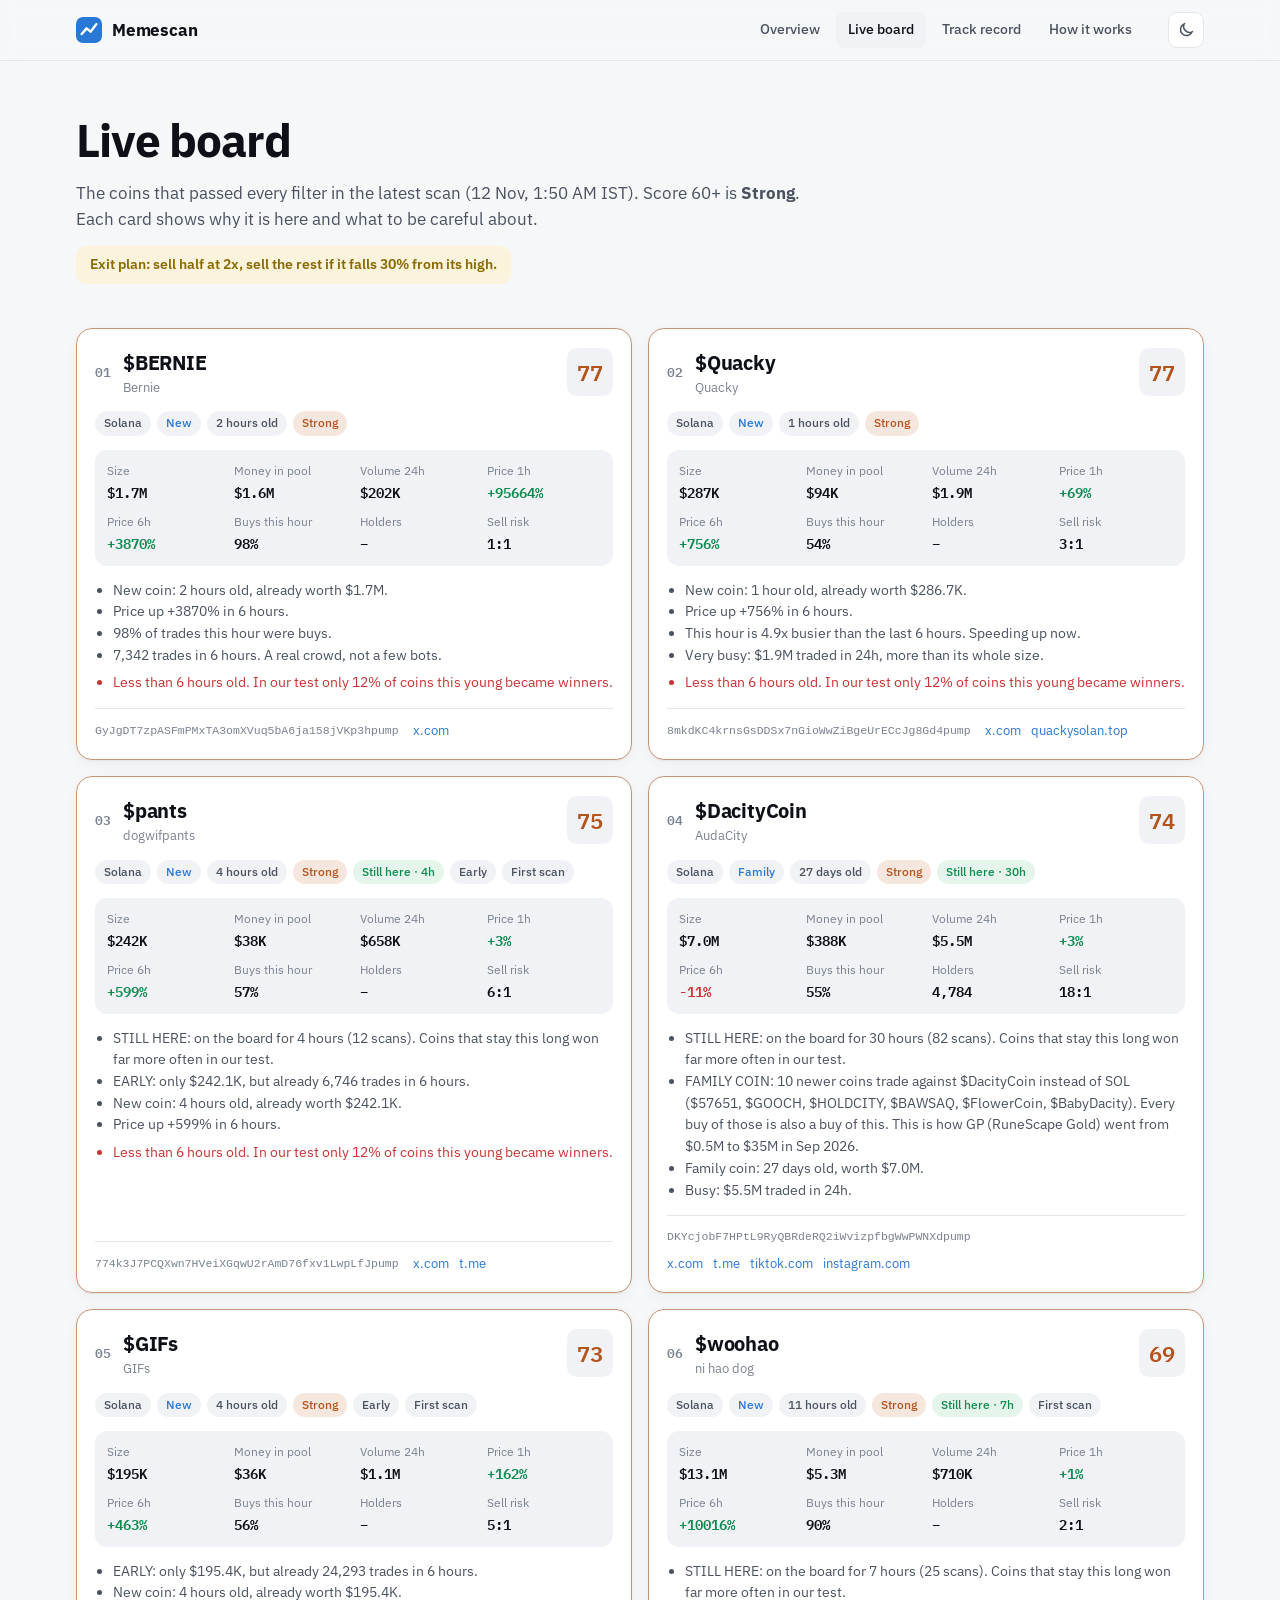
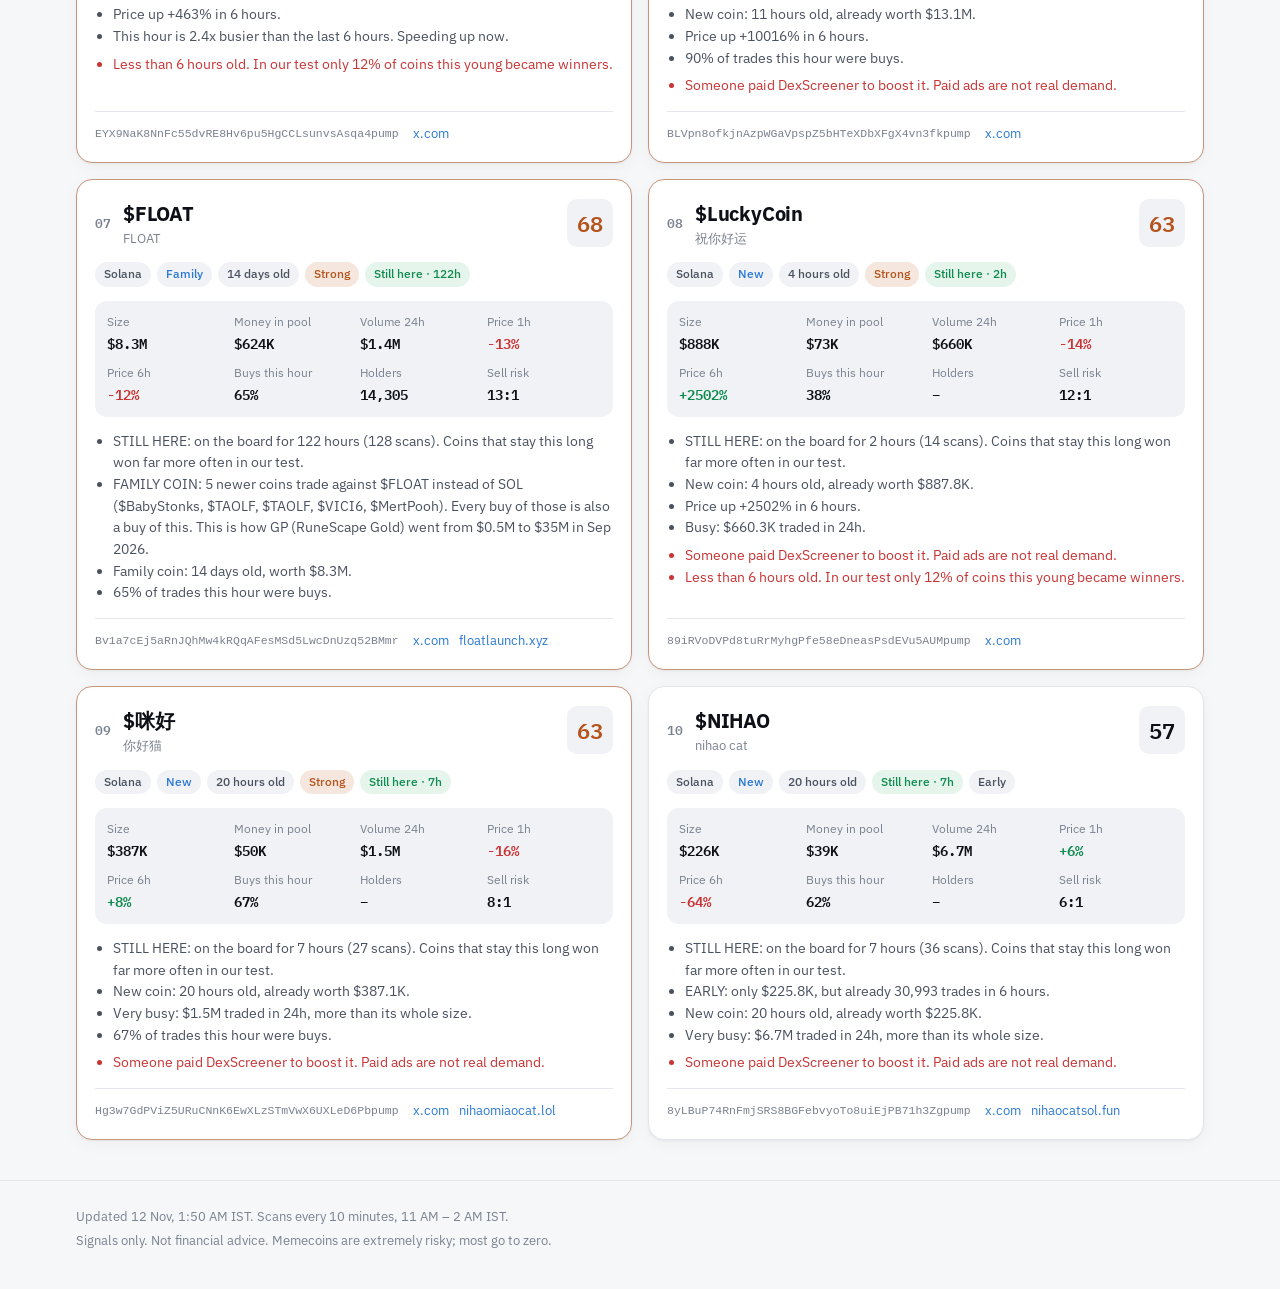
<file: board.html>
<!doctype html>
<html lang="en"><head>
<meta charset="utf-8"><meta name="viewport" content="width=device-width,initial-scale=1">
<title>Live board · Memescan</title>
<meta name="description" content="Memescan finds new memecoins early across Solana, Robinhood Chain, BNB Chain and Base, and publishes every call with its result.">
<link rel="icon" href="data:image/svg+xml,%3Csvg xmlns='http://www.w3.org/2000/svg' viewBox='0 0 32 32'%3E%3Crect width='32' height='32' rx='8' fill='%232a78d6'/%3E%3Cpath d='M7 21l6-7 5 4 7-9' stroke='white' stroke-width='3' fill='none' stroke-linecap='round' stroke-linejoin='round'/%3E%3C/svg%3E">
<script>try{var t=localStorage.getItem("ms-theme");if(t)document.documentElement.setAttribute("data-theme",t)}catch(e){}</script>
<link rel="preconnect" href="https://fonts.googleapis.com"><link rel="preconnect" href="https://fonts.gstatic.com" crossorigin><link href="https://fonts.googleapis.com/css2?family=IBM+Plex+Sans:wght@400;500;600;700&family=IBM+Plex+Mono:wght@500;600&display=swap" rel="stylesheet">
<link rel="stylesheet" href="style.css">
</head><body>
<header class="top"><div class="wrap topin">
  <a class="brand" href="index.html"><span class="logo" aria-hidden="true"></span>Memescan</a>
  <nav class="nav"><a href="index.html">Overview</a><a href="board.html" aria-current=page>Live board</a><a href="record.html">Track record</a><a href="method.html">How it works</a></nav>
  <button class="theme" id="theme" type="button" aria-label="Switch dark or light mode" title="Dark / light">
    <svg class="i-moon" viewBox="0 0 24 24" aria-hidden="true"><path d="M20 14.5A8 8 0 0 1 9.5 4a8 8 0 1 0 10.5 10.5z"/></svg>
    <svg class="i-sun" viewBox="0 0 24 24" aria-hidden="true"><circle cx="12" cy="12" r="4"/><path d="M12 2v2M12 20v2M4.9 4.9l1.4 1.4M17.7 17.7l1.4 1.4M2 12h2M20 12h2M4.9 19.1l1.4-1.4M17.7 6.3l1.4-1.4"/></svg>
  </button>
</div></header>
<main class="wrap">
<section class="pagehead">
  <h1>Live board</h1>
  <p class="lede">The coins that passed every filter in the latest scan (12 Nov, 1:50 AM IST).
  Score 60+ is <b>Strong</b>. Each card shows why it is here and what to be careful about.</p>
  <p class="exit">Exit plan: sell half at 2x, sell the rest if it falls 30% from its high.</p>
</section>
<div class="grid">
<article class="card strong">
  <header>
    <span class="rank">01</span>
    <div class="t"><h3><a href="https://dexscreener.com/solana/2thwfux9taxguwwdupc8nqnzdrnlxx1p7gayc5erbb6n" target="_blank" rel="noopener">$BERNIE</a></h3>
    <small>Bernie</small></div>
    <span class="score" title="Score out of 100">77</span>
  </header>
  <div class="chips"><span class="chip">Solana</span>
  <span class="chip lane">New</span>
  <span class="chip">2 hours old</span>
  <span class="chip hot">Strong</span></div>
  <div class="facts">
    <div class="fact"><span>Size</span><b class="">$1.7M</b></div><div class="fact"><span>Money in pool</span><b class="">$1.6M</b></div>
    <div class="fact"><span>Volume 24h</span><b class="">$202K</b></div><div class="fact"><span>Price 1h</span><b class="up">+95664%</b></div>
    <div class="fact"><span>Price 6h</span><b class="up">+3870%</b></div><div class="fact"><span>Buys this hour</span><b class="">98%</b></div>
    <div class="fact"><span>Holders</span><b class="">–</b></div><div class="fact"><span>Sell risk</span><b class="">1:1</b></div>
  </div>
  
  <div class="why"><ul><li>New coin: 2 hours old, already worth $1.7M.</li><li>Price up +3870% in 6 hours.</li><li>98% of trades this hour were buys.</li><li>7,342 trades in 6 hours. A real crowd, not a few bots.</li></ul>
  <ul class="warn"><li>Less than 6 hours old. In our test only 12% of coins this young became winners.</li></ul></div>
  <footer><code title="Contract address">GyJgDT7zpASFmPMxTA3omXVuq5bA6ja158jVKp3hpump</code><div class="links"><a href="https://x.com/elonmusk/status/2120582866413514912" target="_blank" rel="noopener">x.com</a></div></footer>
</article>
<article class="card strong">
  <header>
    <span class="rank">02</span>
    <div class="t"><h3><a href="https://dexscreener.com/solana/ge7j9wpv2ylt7hm75luuvu2jvjgjfudcgusce9f3bvoj" target="_blank" rel="noopener">$Quacky</a></h3>
    <small>Quacky</small></div>
    <span class="score" title="Score out of 100">77</span>
  </header>
  <div class="chips"><span class="chip">Solana</span>
  <span class="chip lane">New</span>
  <span class="chip">1 hours old</span>
  <span class="chip hot">Strong</span></div>
  <div class="facts">
    <div class="fact"><span>Size</span><b class="">$287K</b></div><div class="fact"><span>Money in pool</span><b class="">$94K</b></div>
    <div class="fact"><span>Volume 24h</span><b class="">$1.9M</b></div><div class="fact"><span>Price 1h</span><b class="up">+69%</b></div>
    <div class="fact"><span>Price 6h</span><b class="up">+756%</b></div><div class="fact"><span>Buys this hour</span><b class="">54%</b></div>
    <div class="fact"><span>Holders</span><b class="">–</b></div><div class="fact"><span>Sell risk</span><b class="">3:1</b></div>
  </div>
  
  <div class="why"><ul><li>New coin: 1 hour old, already worth $286.7K.</li><li>Price up +756% in 6 hours.</li><li>This hour is 4.9x busier than the last 6 hours. Speeding up now.</li><li>Very busy: $1.9M traded in 24h, more than its whole size.</li></ul>
  <ul class="warn"><li>Less than 6 hours old. In our test only 12% of coins this young became winners.</li></ul></div>
  <footer><code title="Contract address">8mkdKC4krnsGsDDSx7nGioWwZiBgeUrECcJg8Gd4pump</code><div class="links"><a href="https://x.com/QuackySolan" target="_blank" rel="noopener">x.com</a><a href="https://quackysolan.top/" target="_blank" rel="noopener">quackysolan.top</a></div></footer>
</article>
<article class="card strong">
  <header>
    <span class="rank">03</span>
    <div class="t"><h3><a href="https://dexscreener.com/solana/fpajttrb19j7bm92bahl3vc7ejejq9hgeje7kvpcac1w" target="_blank" rel="noopener">$pants</a></h3>
    <small>dogwifpants</small></div>
    <span class="score" title="Score out of 100">75</span>
  </header>
  <div class="chips"><span class="chip">Solana</span>
  <span class="chip lane">New</span>
  <span class="chip">4 hours old</span>
  <span class="chip hot">Strong</span><span class="chip good">Still here · 4h</span><span class="chip">Early</span><span class="chip">First scan</span></div>
  <div class="facts">
    <div class="fact"><span>Size</span><b class="">$242K</b></div><div class="fact"><span>Money in pool</span><b class="">$38K</b></div>
    <div class="fact"><span>Volume 24h</span><b class="">$658K</b></div><div class="fact"><span>Price 1h</span><b class="up">+3%</b></div>
    <div class="fact"><span>Price 6h</span><b class="up">+599%</b></div><div class="fact"><span>Buys this hour</span><b class="">57%</b></div>
    <div class="fact"><span>Holders</span><b class="">–</b></div><div class="fact"><span>Sell risk</span><b class="">6:1</b></div>
  </div>
  
  <div class="why"><ul><li>STILL HERE: on the board for 4 hours (12 scans). Coins that stay this long won far more often in our test.</li><li>EARLY: only $242.1K, but already 6,746 trades in 6 hours.</li><li>New coin: 4 hours old, already worth $242.1K.</li><li>Price up +599% in 6 hours.</li></ul>
  <ul class="warn"><li>Less than 6 hours old. In our test only 12% of coins this young became winners.</li></ul></div>
  <footer><code title="Contract address">774k3J7PCQXwn7HVeiXGqwU2rAmD76fxv1LwpLfJpump</code><div class="links"><a href="https://x.com/dogwifpantsx" target="_blank" rel="noopener">x.com</a><a href="https://t.me/adogwifpants" target="_blank" rel="noopener">t.me</a></div></footer>
</article>
<article class="card strong">
  <header>
    <span class="rank">04</span>
    <div class="t"><h3><a href="https://dexscreener.com/solana/7te1wxcfeqjklghxfvxscngztqunoz9fxbn7kkjrkner" target="_blank" rel="noopener">$DacityCoin</a></h3>
    <small>AudaCity</small></div>
    <span class="score" title="Score out of 100">74</span>
  </header>
  <div class="chips"><span class="chip">Solana</span>
  <span class="chip lane">Family</span>
  <span class="chip">27 days old</span>
  <span class="chip hot">Strong</span><span class="chip good">Still here · 30h</span></div>
  <div class="facts">
    <div class="fact"><span>Size</span><b class="">$7.0M</b></div><div class="fact"><span>Money in pool</span><b class="">$388K</b></div>
    <div class="fact"><span>Volume 24h</span><b class="">$5.5M</b></div><div class="fact"><span>Price 1h</span><b class="up">+3%</b></div>
    <div class="fact"><span>Price 6h</span><b class="down">-11%</b></div><div class="fact"><span>Buys this hour</span><b class="">55%</b></div>
    <div class="fact"><span>Holders</span><b class="">4,784</b></div><div class="fact"><span>Sell risk</span><b class="">18:1</b></div>
  </div>
  
  <div class="why"><ul><li>STILL HERE: on the board for 30 hours (82 scans). Coins that stay this long won far more often in our test.</li><li>FAMILY COIN: 10 newer coins trade against $DacityCoin instead of SOL ($57651, $GOOCH, $HOLDCITY, $BAWSAQ, $FlowerCoin, $BabyDacity). Every buy of those is also a buy of this. This is how GP (RuneScape Gold) went from $0.5M to $35M in Sep 2026.</li><li>Family coin: 27 days old, worth $7.0M.</li><li>Busy: $5.5M traded in 24h.</li></ul>
  </div>
  <footer><code title="Contract address">DKYcjobF7HPtL9RyQBRdeRQ2iWvizpfbgWwPWNXdpump</code><div class="links"><a href="https://x.com/dacitycoin_gta6" target="_blank" rel="noopener">x.com</a><a href="https://t.me/DacityCoin_GTA" target="_blank" rel="noopener">t.me</a><a href="https://www.tiktok.com/@rockstargames" target="_blank" rel="noopener">tiktok.com</a><a href="https://www.instagram.com/gtacommunity" target="_blank" rel="noopener">instagram.com</a></div></footer>
</article>
<article class="card strong">
  <header>
    <span class="rank">05</span>
    <div class="t"><h3><a href="https://dexscreener.com/solana/eajemgvvdnsvm5hftgvg7cmpy18dqx3sxzrckqukv3i6" target="_blank" rel="noopener">$GIFs</a></h3>
    <small>GIFs</small></div>
    <span class="score" title="Score out of 100">73</span>
  </header>
  <div class="chips"><span class="chip">Solana</span>
  <span class="chip lane">New</span>
  <span class="chip">4 hours old</span>
  <span class="chip hot">Strong</span><span class="chip">Early</span><span class="chip">First scan</span></div>
  <div class="facts">
    <div class="fact"><span>Size</span><b class="">$195K</b></div><div class="fact"><span>Money in pool</span><b class="">$36K</b></div>
    <div class="fact"><span>Volume 24h</span><b class="">$1.1M</b></div><div class="fact"><span>Price 1h</span><b class="up">+162%</b></div>
    <div class="fact"><span>Price 6h</span><b class="up">+463%</b></div><div class="fact"><span>Buys this hour</span><b class="">56%</b></div>
    <div class="fact"><span>Holders</span><b class="">–</b></div><div class="fact"><span>Sell risk</span><b class="">5:1</b></div>
  </div>
  
  <div class="why"><ul><li>EARLY: only $195.4K, but already 24,293 trades in 6 hours.</li><li>New coin: 4 hours old, already worth $195.4K.</li><li>Price up +463% in 6 hours.</li><li>This hour is 2.4x busier than the last 6 hours. Speeding up now.</li></ul>
  <ul class="warn"><li>Less than 6 hours old. In our test only 12% of coins this young became winners.</li></ul></div>
  <footer><code title="Contract address">EYX9NaK8NnFc55dvRE8Hv6pu5HgCCLsunvsAsqa4pump</code><div class="links"><a href="https://x.com/search?q=Gifs&amp;src=typed_query" target="_blank" rel="noopener">x.com</a></div></footer>
</article>
<article class="card strong">
  <header>
    <span class="rank">06</span>
    <div class="t"><h3><a href="https://dexscreener.com/solana/d5ysmfk2rzjm2sw4d6zx9ge6jnnfmhphb6jpf6ndu7xl" target="_blank" rel="noopener">$woohao</a></h3>
    <small>ni hao dog</small></div>
    <span class="score" title="Score out of 100">69</span>
  </header>
  <div class="chips"><span class="chip">Solana</span>
  <span class="chip lane">New</span>
  <span class="chip">11 hours old</span>
  <span class="chip hot">Strong</span><span class="chip good">Still here · 7h</span><span class="chip">First scan</span></div>
  <div class="facts">
    <div class="fact"><span>Size</span><b class="">$13.1M</b></div><div class="fact"><span>Money in pool</span><b class="">$5.3M</b></div>
    <div class="fact"><span>Volume 24h</span><b class="">$710K</b></div><div class="fact"><span>Price 1h</span><b class="up">+1%</b></div>
    <div class="fact"><span>Price 6h</span><b class="up">+10016%</b></div><div class="fact"><span>Buys this hour</span><b class="">90%</b></div>
    <div class="fact"><span>Holders</span><b class="">–</b></div><div class="fact"><span>Sell risk</span><b class="">2:1</b></div>
  </div>
  
  <div class="why"><ul><li>STILL HERE: on the board for 7 hours (25 scans). Coins that stay this long won far more often in our test.</li><li>New coin: 11 hours old, already worth $13.1M.</li><li>Price up +10016% in 6 hours.</li><li>90% of trades this hour were buys.</li></ul>
  <ul class="warn"><li>Someone paid DexScreener to boost it. Paid ads are not real demand.</li></ul></div>
  <footer><code title="Contract address">BLVpn8ofkjnAzpWGaVpspZ5bHTeXDbXFgX4vn3fkpump</code><div class="links"><a href="https://x.com/i/communities/2011049724028047546" target="_blank" rel="noopener">x.com</a></div></footer>
</article>
<article class="card strong">
  <header>
    <span class="rank">07</span>
    <div class="t"><h3><a href="https://dexscreener.com/solana/fjk9sajdc2q4herppu3ylzkmf2zbyzkpihqlv9e2bn5a" target="_blank" rel="noopener">$FLOAT</a></h3>
    <small>FLOAT</small></div>
    <span class="score" title="Score out of 100">68</span>
  </header>
  <div class="chips"><span class="chip">Solana</span>
  <span class="chip lane">Family</span>
  <span class="chip">14 days old</span>
  <span class="chip hot">Strong</span><span class="chip good">Still here · 122h</span></div>
  <div class="facts">
    <div class="fact"><span>Size</span><b class="">$8.3M</b></div><div class="fact"><span>Money in pool</span><b class="">$624K</b></div>
    <div class="fact"><span>Volume 24h</span><b class="">$1.4M</b></div><div class="fact"><span>Price 1h</span><b class="down">-13%</b></div>
    <div class="fact"><span>Price 6h</span><b class="down">-12%</b></div><div class="fact"><span>Buys this hour</span><b class="">65%</b></div>
    <div class="fact"><span>Holders</span><b class="">14,305</b></div><div class="fact"><span>Sell risk</span><b class="">13:1</b></div>
  </div>
  
  <div class="why"><ul><li>STILL HERE: on the board for 122 hours (128 scans). Coins that stay this long won far more often in our test.</li><li>FAMILY COIN: 5 newer coins trade against $FLOAT instead of SOL ($BabyStonks, $TAOLF, $TAOLF, $VICI6, $MertPooh). Every buy of those is also a buy of this. This is how GP (RuneScape Gold) went from $0.5M to $35M in Sep 2026.</li><li>Family coin: 14 days old, worth $8.3M.</li><li>65% of trades this hour were buys.</li></ul>
  </div>
  <footer><code title="Contract address">Bv1a7cEj5aRnJQhMw4kRQqAFesMSd5LwcDnUzq52BMmr</code><div class="links"><a href="https://x.com/floatdotxyz" target="_blank" rel="noopener">x.com</a><a href="https://www.floatlaunch.xyz/" target="_blank" rel="noopener">floatlaunch.xyz</a></div></footer>
</article>
<article class="card strong">
  <header>
    <span class="rank">08</span>
    <div class="t"><h3><a href="https://dexscreener.com/solana/7yxjoirdtvkhvjtnfocizkh6ro1bturtezsh2hewu1je" target="_blank" rel="noopener">$LuckyCoin</a></h3>
    <small>祝你好运</small></div>
    <span class="score" title="Score out of 100">63</span>
  </header>
  <div class="chips"><span class="chip">Solana</span>
  <span class="chip lane">New</span>
  <span class="chip">4 hours old</span>
  <span class="chip hot">Strong</span><span class="chip good">Still here · 2h</span></div>
  <div class="facts">
    <div class="fact"><span>Size</span><b class="">$888K</b></div><div class="fact"><span>Money in pool</span><b class="">$73K</b></div>
    <div class="fact"><span>Volume 24h</span><b class="">$660K</b></div><div class="fact"><span>Price 1h</span><b class="down">-14%</b></div>
    <div class="fact"><span>Price 6h</span><b class="up">+2502%</b></div><div class="fact"><span>Buys this hour</span><b class="">38%</b></div>
    <div class="fact"><span>Holders</span><b class="">–</b></div><div class="fact"><span>Sell risk</span><b class="">12:1</b></div>
  </div>
  
  <div class="why"><ul><li>STILL HERE: on the board for 2 hours (14 scans). Coins that stay this long won far more often in our test.</li><li>New coin: 4 hours old, already worth $887.8K.</li><li>Price up +2502% in 6 hours.</li><li>Busy: $660.3K traded in 24h.</li></ul>
  <ul class="warn"><li>Someone paid DexScreener to boost it. Paid ads are not real demand.</li><li>Less than 6 hours old. In our test only 12% of coins this young became winners.</li></ul></div>
  <footer><code title="Contract address">89iRVoDVPd8tuRrMyhgPfe58eDneasPsdEVu5AUMpump</code><div class="links"><a href="https://x.com/luckycoinihao" target="_blank" rel="noopener">x.com</a></div></footer>
</article>
<article class="card strong">
  <header>
    <span class="rank">09</span>
    <div class="t"><h3><a href="https://dexscreener.com/solana/gsucfcjdqx8pshmyr2kokoabjuhjq6ivvafkmi5a8ksb" target="_blank" rel="noopener">$咪好</a></h3>
    <small>你好猫</small></div>
    <span class="score" title="Score out of 100">63</span>
  </header>
  <div class="chips"><span class="chip">Solana</span>
  <span class="chip lane">New</span>
  <span class="chip">20 hours old</span>
  <span class="chip hot">Strong</span><span class="chip good">Still here · 7h</span></div>
  <div class="facts">
    <div class="fact"><span>Size</span><b class="">$387K</b></div><div class="fact"><span>Money in pool</span><b class="">$50K</b></div>
    <div class="fact"><span>Volume 24h</span><b class="">$1.5M</b></div><div class="fact"><span>Price 1h</span><b class="down">-16%</b></div>
    <div class="fact"><span>Price 6h</span><b class="up">+8%</b></div><div class="fact"><span>Buys this hour</span><b class="">67%</b></div>
    <div class="fact"><span>Holders</span><b class="">–</b></div><div class="fact"><span>Sell risk</span><b class="">8:1</b></div>
  </div>
  
  <div class="why"><ul><li>STILL HERE: on the board for 7 hours (27 scans). Coins that stay this long won far more often in our test.</li><li>New coin: 20 hours old, already worth $387.1K.</li><li>Very busy: $1.5M traded in 24h, more than its whole size.</li><li>67% of trades this hour were buys.</li></ul>
  <ul class="warn"><li>Someone paid DexScreener to boost it. Paid ads are not real demand.</li></ul></div>
  <footer><code title="Contract address">Hg3w7GdPViZ5URuCNnK6EwXLzSTmVwX6UXLeD6Pbpump</code><div class="links"><a href="https://x.com/NihaoMiaoCat" target="_blank" rel="noopener">x.com</a><a href="https://nihaomiaocat.lol/" target="_blank" rel="noopener">nihaomiaocat.lol</a></div></footer>
</article>
<article class="card">
  <header>
    <span class="rank">10</span>
    <div class="t"><h3><a href="https://dexscreener.com/solana/4rsluj8sbffmwm4ak6p4r5rbz7y2m9cgrefxvb29jbgn" target="_blank" rel="noopener">$NIHAO</a></h3>
    <small>nihao cat</small></div>
    <span class="score" title="Score out of 100">57</span>
  </header>
  <div class="chips"><span class="chip">Solana</span>
  <span class="chip lane">New</span>
  <span class="chip">20 hours old</span>
  <span class="chip good">Still here · 7h</span><span class="chip">Early</span></div>
  <div class="facts">
    <div class="fact"><span>Size</span><b class="">$226K</b></div><div class="fact"><span>Money in pool</span><b class="">$39K</b></div>
    <div class="fact"><span>Volume 24h</span><b class="">$6.7M</b></div><div class="fact"><span>Price 1h</span><b class="up">+6%</b></div>
    <div class="fact"><span>Price 6h</span><b class="down">-64%</b></div><div class="fact"><span>Buys this hour</span><b class="">62%</b></div>
    <div class="fact"><span>Holders</span><b class="">–</b></div><div class="fact"><span>Sell risk</span><b class="">6:1</b></div>
  </div>
  
  <div class="why"><ul><li>STILL HERE: on the board for 7 hours (36 scans). Coins that stay this long won far more often in our test.</li><li>EARLY: only $225.8K, but already 30,993 trades in 6 hours.</li><li>New coin: 20 hours old, already worth $225.8K.</li><li>Very busy: $6.7M traded in 24h, more than its whole size.</li></ul>
  <ul class="warn"><li>Someone paid DexScreener to boost it. Paid ads are not real demand.</li></ul></div>
  <footer><code title="Contract address">8yLBuP74RnFmjSRS8BGFebvyoTo8uiEjPB71h3Zgpump</code><div class="links"><a href="https://x.com/nihaocatx" target="_blank" rel="noopener">x.com</a><a href="https://nihaocatsol.fun" target="_blank" rel="noopener">nihaocatsol.fun</a></div></footer>
</article></div>
</main>
<footer class="foot"><div class="wrap">
  <p>Updated 12 Nov, 1:50 AM IST. Scans every 10 minutes, 11 AM – 2 AM IST.</p>
  <p>Signals only. Not financial advice. Memecoins are extremely risky; most go to zero.</p>
</div></footer>
<script>
(function(){var b=document.getElementById("theme"),r=document.documentElement;
function dark(){var t=r.getAttribute("data-theme");return t?t==="dark":matchMedia("(prefers-color-scheme: dark)").matches}
b.addEventListener("click",function(){var n=dark()?"light":"dark";r.setAttribute("data-theme",n);try{localStorage.setItem("ms-theme",n)}catch(e){}});})();
</script>

</body></html>
</file>
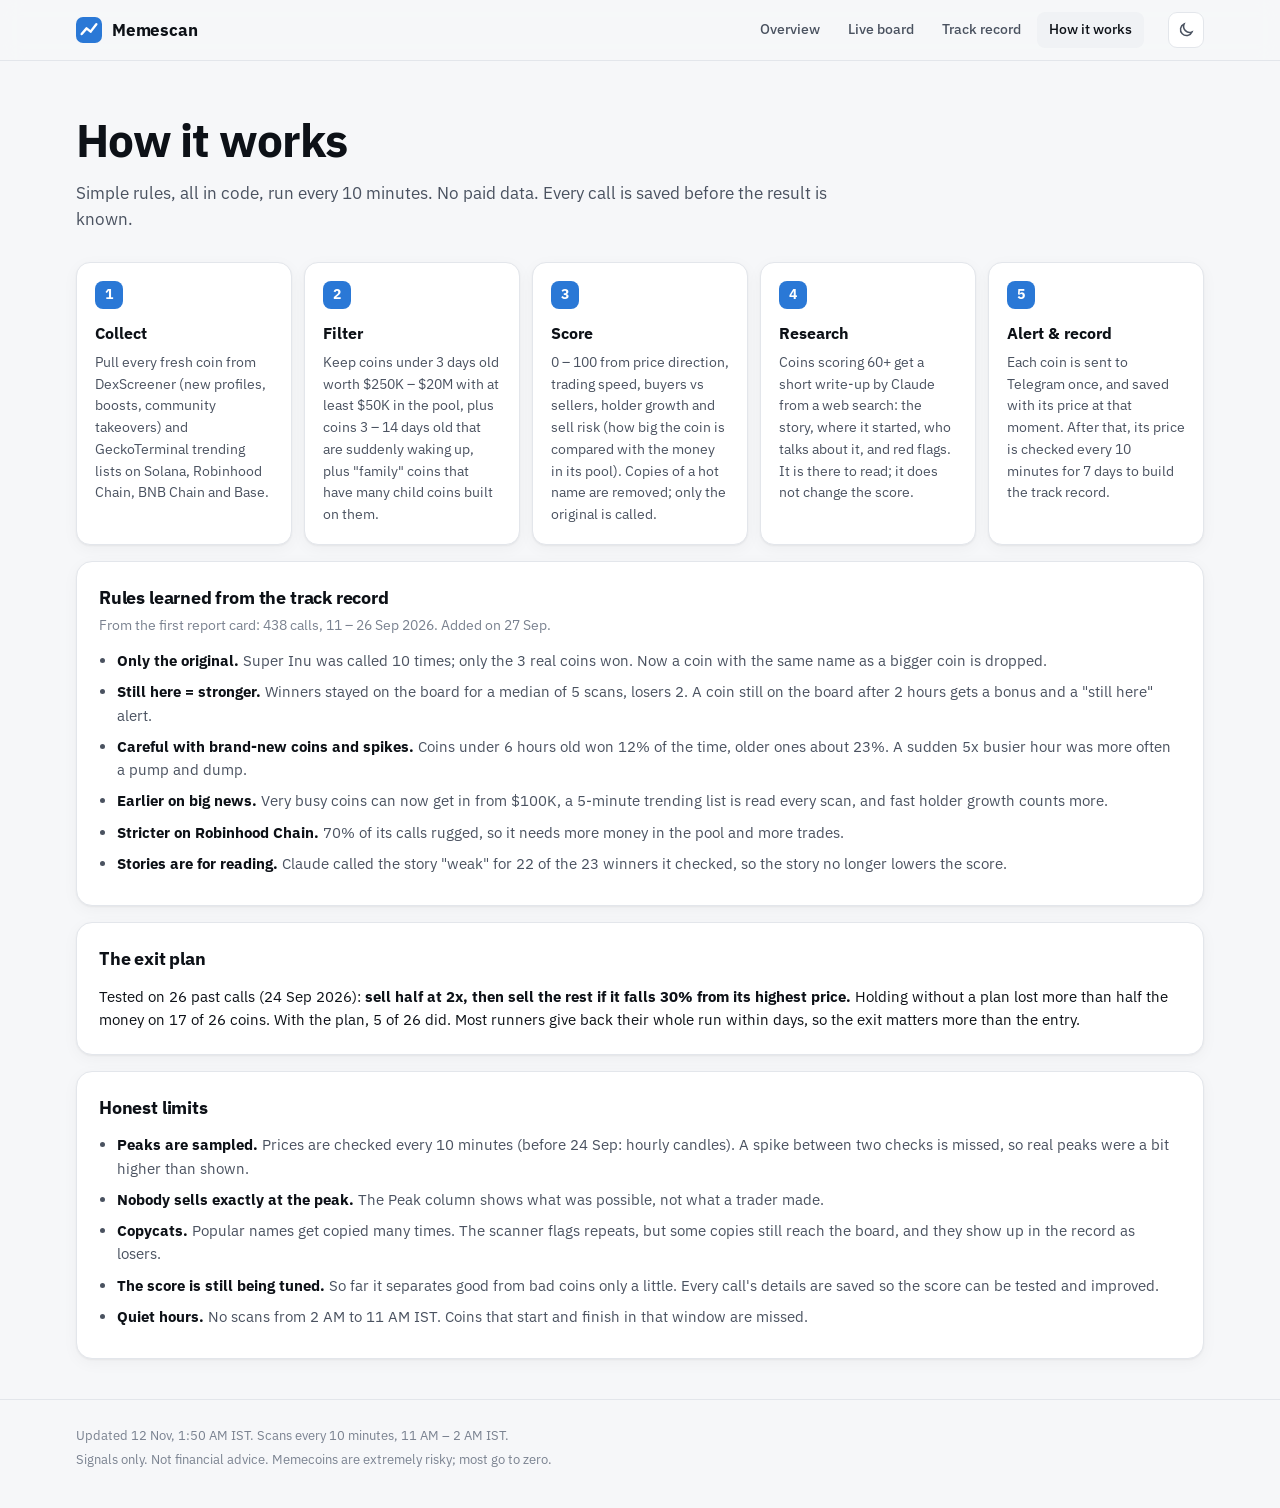
<file: method.html>
<!doctype html>
<html lang="en"><head>
<meta charset="utf-8"><meta name="viewport" content="width=device-width,initial-scale=1">
<title>How it works · Memescan</title>
<meta name="description" content="Memescan finds new memecoins early across Solana, Robinhood Chain, BNB Chain and Base, and publishes every call with its result.">
<link rel="icon" href="data:image/svg+xml,%3Csvg xmlns='http://www.w3.org/2000/svg' viewBox='0 0 32 32'%3E%3Crect width='32' height='32' rx='8' fill='%232a78d6'/%3E%3Cpath d='M7 21l6-7 5 4 7-9' stroke='white' stroke-width='3' fill='none' stroke-linecap='round' stroke-linejoin='round'/%3E%3C/svg%3E">
<script>try{var t=localStorage.getItem("ms-theme");if(t)document.documentElement.setAttribute("data-theme",t)}catch(e){}</script>
<link rel="preconnect" href="https://fonts.googleapis.com"><link rel="preconnect" href="https://fonts.gstatic.com" crossorigin><link href="https://fonts.googleapis.com/css2?family=IBM+Plex+Sans:wght@400;500;600;700&family=IBM+Plex+Mono:wght@500;600&display=swap" rel="stylesheet">
<link rel="stylesheet" href="style.css">
</head><body>
<header class="top"><div class="wrap topin">
  <a class="brand" href="index.html"><span class="logo" aria-hidden="true"></span>Memescan</a>
  <nav class="nav"><a href="index.html">Overview</a><a href="board.html">Live board</a><a href="record.html">Track record</a><a href="method.html" aria-current=page>How it works</a></nav>
  <button class="theme" id="theme" type="button" aria-label="Switch dark or light mode" title="Dark / light">
    <svg class="i-moon" viewBox="0 0 24 24" aria-hidden="true"><path d="M20 14.5A8 8 0 0 1 9.5 4a8 8 0 1 0 10.5 10.5z"/></svg>
    <svg class="i-sun" viewBox="0 0 24 24" aria-hidden="true"><circle cx="12" cy="12" r="4"/><path d="M12 2v2M12 20v2M4.9 4.9l1.4 1.4M17.7 17.7l1.4 1.4M2 12h2M20 12h2M4.9 19.1l1.4-1.4M17.7 6.3l1.4-1.4"/></svg>
  </button>
</div></header>
<main class="wrap">
<section class="pagehead"><h1>How it works</h1>
<p class="lede">Simple rules, all in code, run every 10 minutes. No paid data. Every call is saved before the result is known.</p></section>
<div class="steps">
  <div class="step"><span>1</span><h3>Collect</h3><p>Pull every fresh coin from DexScreener (new profiles, boosts,
  community takeovers) and GeckoTerminal trending lists on Solana, Robinhood Chain, BNB Chain and Base.</p></div>
  <div class="step"><span>2</span><h3>Filter</h3><p>Keep coins under 3 days old worth $250K – $20M with at least $50K in the pool,
  plus coins 3 – 14 days old that are suddenly waking up, plus "family" coins that have many child coins built on them.</p></div>
  <div class="step"><span>3</span><h3>Score</h3><p>0 – 100 from price direction, trading speed, buyers vs sellers, holder growth and sell risk
  (how big the coin is compared with the money in its pool). Copies of a hot name are removed; only the original is called.</p></div>
  <div class="step"><span>4</span><h3>Research</h3><p>Coins scoring 60+ get a short write-up by Claude from a web search: the story,
  where it started, who talks about it, and red flags. It is there to read; it does not change the score.</p></div>
  <div class="step"><span>5</span><h3>Alert &amp; record</h3><p>Each coin is sent to Telegram once, and saved with its price at that moment.
  After that, its price is checked every 10 minutes for 7 days to build the track record.</p></div>
</div>
<section class="panel"><div class="ph2"><h2>Rules learned from the track record</h2>
<p class="sub">From the first report card: 438 calls, 11 – 26 Sep 2026. Added on 27 Sep.</p></div>
<ul class="plain">
<li><b>Only the original.</b> Super Inu was called 10 times; only the 3 real coins won. Now a coin with the same name as a bigger coin is dropped.</li>
<li><b>Still here = stronger.</b> Winners stayed on the board for a median of 5 scans, losers 2. A coin still on the board after 2 hours gets a bonus and a "still here" alert.</li>
<li><b>Careful with brand-new coins and spikes.</b> Coins under 6 hours old won 12% of the time, older ones about 23%. A sudden 5x busier hour was more often a pump and dump.</li>
<li><b>Earlier on big news.</b> Very busy coins can now get in from $100K, a 5-minute trending list is read every scan, and fast holder growth counts more.</li>
<li><b>Stricter on Robinhood Chain.</b> 70% of its calls rugged, so it needs more money in the pool and more trades.</li>
<li><b>Stories are for reading.</b> Claude called the story "weak" for 22 of the 23 winners it checked, so the story no longer lowers the score.</li>
</ul></section>
<section class="panel" id="exit"><div class="ph2"><h2>The exit plan</h2></div>
<p>Tested on 26 past calls (24 Sep 2026): <b>sell half at 2x, then sell the rest if it falls 30% from its highest price.</b>
Holding without a plan lost more than half the money on 17 of 26 coins. With the plan, 5 of 26 did.
Most runners give back their whole run within days, so the exit matters more than the entry.</p></section>
<section class="panel"><div class="ph2"><h2>Honest limits</h2></div>
<ul class="plain">
<li><b>Peaks are sampled.</b> Prices are checked every 10 minutes (before 24 Sep: hourly candles). A spike between two checks is missed, so real peaks were a bit higher than shown.</li>
<li><b>Nobody sells exactly at the peak.</b> The Peak column shows what was possible, not what a trader made.</li>
<li><b>Copycats.</b> Popular names get copied many times. The scanner flags repeats, but some copies still reach the board, and they show up in the record as losers.</li>
<li><b>The score is still being tuned.</b> So far it separates good from bad coins only a little. Every call's details are saved so the score can be tested and improved.</li>
<li><b>Quiet hours.</b> No scans from 2 AM to 11 AM IST. Coins that start and finish in that window are missed.</li>
</ul></section></main>
<footer class="foot"><div class="wrap">
  <p>Updated 12 Nov, 1:50 AM IST. Scans every 10 minutes, 11 AM – 2 AM IST.</p>
  <p>Signals only. Not financial advice. Memecoins are extremely risky; most go to zero.</p>
</div></footer>
<script>
(function(){var b=document.getElementById("theme"),r=document.documentElement;
function dark(){var t=r.getAttribute("data-theme");return t?t==="dark":matchMedia("(prefers-color-scheme: dark)").matches}
b.addEventListener("click",function(){var n=dark()?"light":"dark";r.setAttribute("data-theme",n);try{localStorage.setItem("ms-theme",n)}catch(e){}});})();
</script>

</body></html>
</file>
<file: style.css>
:root{--bg:#f6f7f9;--surface:#ffffff;--surface-2:#f0f2f5;--line:#e3e6eb;--ink:#0d1117;--ink-2:#4a5260;--ink-3:#7a8290;
--brand:#2a78d6;--brand-ink:#ffffff;--good:#0e8a4f;--good-bg:#e6f5ec;--bad:#c93434;--bad-bg:#fbeaea;--mid:#8a6a00;--mid-bg:#fbf3dc;
--hot:#b4531b;--shadow:0 1px 2px rgba(13,17,23,.05),0 4px 16px rgba(13,17,23,.04);color-scheme:light}
@media (prefers-color-scheme:dark){:root:not([data-theme="light"]){--bg:#0b0e13;--surface:#12161d;--surface-2:#181d26;--line:#232a35;
--ink:#eef1f5;--ink-2:#aab2bf;--ink-3:#7c8594;--brand:#3987e5;--good:#3ccf86;--good-bg:#0f2a1d;--bad:#ff7b7b;--bad-bg:#2d1416;
--mid:#e6b94a;--mid-bg:#2a2210;--hot:#ff9a5c;--shadow:none;--sun:block;--moon:none;color-scheme:dark}}
:root[data-theme="dark"]{--bg:#0b0e13;--surface:#12161d;--surface-2:#181d26;--line:#232a35;--ink:#eef1f5;--ink-2:#aab2bf;--ink-3:#7c8594;
--brand:#3987e5;--good:#3ccf86;--good-bg:#0f2a1d;--bad:#ff7b7b;--bad-bg:#2d1416;--mid:#e6b94a;--mid-bg:#2a2210;--hot:#ff9a5c;--shadow:none;--sun:block;--moon:none;color-scheme:dark}
*{box-sizing:border-box}html{-webkit-text-size-adjust:100%}
body{margin:0;background:var(--bg);color:var(--ink);font:15px/1.55 'IBM Plex Sans',system-ui,-apple-system,Segoe UI,sans-serif}
a{color:var(--brand);text-decoration:none}a:hover{text-decoration:underline}
.wrap{max-width:1160px;margin:0 auto;padding:0 16px}
.top{position:sticky;top:0;z-index:5;background:color-mix(in srgb,var(--bg) 88%,transparent);backdrop-filter:blur(10px);border-bottom:1px solid var(--line)}
.topin{display:flex;align-items:center;gap:24px;height:60px}
.brand{display:flex;align-items:center;gap:10px;font-weight:700;font-size:17px;color:var(--ink);letter-spacing:-.01em}
.brand:hover{text-decoration:none}
.logo{width:26px;height:26px;border-radius:7px;background:var(--brand) url("data:image/svg+xml,%3Csvg xmlns='http://www.w3.org/2000/svg' viewBox='0 0 32 32'%3E%3Cpath d='M7 21l6-7 5 4 7-9' stroke='white' stroke-width='3' fill='none' stroke-linecap='round' stroke-linejoin='round'/%3E%3C/svg%3E") center/100%}
.nav{display:flex;gap:4px;overflow-x:auto;scrollbar-width:none;margin-left:auto}
.nav a{color:var(--ink-2);padding:7px 12px;border-radius:8px;font-weight:500;font-size:14px;white-space:nowrap}
.nav a:hover{background:var(--surface-2);text-decoration:none;color:var(--ink)}
.nav a[aria-current]{color:var(--ink);background:var(--surface-2)}
.theme{flex:none;width:36px;height:36px;border-radius:9px;border:1px solid var(--line);background:var(--surface);color:var(--ink-2);display:grid;place-items:center;cursor:pointer;padding:0}
.theme:hover{color:var(--ink)}.theme:focus-visible,.btn:focus-visible,.nav a:focus-visible{outline:2px solid var(--brand);outline-offset:2px}
.theme svg{width:18px;height:18px;fill:none;stroke:currentColor;stroke-width:2;stroke-linecap:round}
.theme .i-sun{display:var(--sun,none)}.theme .i-moon{display:var(--moon,block)}
h1{font-size:clamp(28px,4.4vw,46px);line-height:1.1;letter-spacing:-.025em;margin:14px 0 14px;font-weight:700}
h2{font-size:18px;margin:0;letter-spacing:-.01em}h3{margin:0}
.lede{color:var(--ink-2);font-size:17px;max-width:760px;margin:0}
.hero{padding:56px 0 28px}.pagehead{padding:40px 0 20px}
.pill{display:inline-flex;align-items:center;gap:8px;font-size:13px;font-weight:500;padding:5px 12px;border-radius:99px;border:1px solid var(--line);background:var(--surface);color:var(--ink-2)}
.pill i{width:8px;height:8px;border-radius:50%;background:var(--good);box-shadow:0 0 0 3px var(--good-bg)}
.pill.quiet i{background:var(--mid);box-shadow:0 0 0 3px var(--mid-bg)}
.cta{display:flex;gap:10px;flex-wrap:wrap;margin-top:26px}
.btn{background:var(--brand);color:var(--brand-ink);padding:11px 18px;border-radius:10px;font-weight:600;font-size:15px}
.btn:hover{text-decoration:none;filter:brightness(1.08)}
.btn.ghost{background:var(--surface);color:var(--ink);border:1px solid var(--line)}
.tiles{display:grid;grid-template-columns:repeat(auto-fit,minmax(190px,1fr));gap:12px;margin:20px 0}
.tile{background:var(--surface);border:1px solid var(--line);border-radius:14px;padding:16px 18px;box-shadow:var(--shadow);display:flex;flex-direction:column;gap:4px;min-width:0}
.tile .k{font-size:13px;color:var(--ink-2)}
.tile .v{font:600 30px/1.1 'IBM Plex Mono',ui-monospace,monospace;letter-spacing:-.02em}
.tile .h{font-size:13px;color:var(--ink-3)}
.tile.warn .v{color:var(--bad)}
.tiles.small .v{font-size:24px}
.panel{background:var(--surface);border:1px solid var(--line);border-radius:16px;padding:22px;box-shadow:var(--shadow);margin:16px 0}
.panel p{margin:10px 0 0}.ph2{margin-bottom:12px}.sub{color:var(--ink-3);font-size:14px;margin:4px 0 0!important}
.note{color:var(--ink-2);font-size:14px}
.two{display:grid;grid-template-columns:1.5fr 1fr;gap:16px}.two .panel{margin:0}
.chart{margin:8px 0 0}.chart svg{width:100%;height:auto;display:block}
.chart .bar path{fill:var(--brand)}.chart .bar:hover path{filter:brightness(1.15)}
.chart .v{font:600 14px 'IBM Plex Mono',monospace;fill:var(--ink)}.chart .l{font-size:12.5px;fill:var(--ink-2)}
.chart .base{stroke:var(--line);stroke-width:1}
.tableview{margin-top:8px;font-size:13px;color:var(--ink-3)}.tableview summary{cursor:pointer}
.scroll{overflow-x:auto;-webkit-overflow-scrolling:touch}
.tbl{width:100%;border-collapse:collapse;font-size:14px}
.tbl th{text-align:left;font-weight:500;color:var(--ink-3);font-size:12.5px;padding:8px 10px;border-bottom:1px solid var(--line);white-space:nowrap}
.tbl td{padding:10px;border-bottom:1px solid var(--line);white-space:nowrap;vertical-align:middle}
.tbl tr:last-child td{border-bottom:0}.tbl th.num{font-family:inherit;font-size:12.5px}.tbl .num{text-align:right;font-family:'IBM Plex Mono',monospace;font-size:13.5px}
.tbl .em{font-weight:600}.tbl td.up{color:var(--good)}.tbl td.down{color:var(--bad)}.tbl.small td,.tbl.small th{padding:6px 8px}
.tbl th[data-sort]{cursor:pointer}.tbl th[data-sort]::after{content:" ↕";opacity:.4}
.tbl th[aria-sort=descending]::after{content:" ↓";opacity:1}.tbl th[aria-sort=ascending]::after{content:" ↑";opacity:1}
.coin{display:flex;align-items:center;gap:10px}.coin img,.coin .ph{width:28px;height:28px;border-radius:50%;flex:none;object-fit:cover;background:var(--surface-2)}
.coin .ph{display:grid;place-items:center;font-size:12px;font-weight:600;color:var(--ink-2)}
.coin b{display:block;font-weight:600}.coin b a{color:var(--ink)}.coin small{display:block;color:var(--ink-3);font-size:12px;line-height:1.2}
.st{display:inline-block;font-size:12.5px;font-weight:600;padding:3px 9px;border-radius:99px}
.st.good{color:var(--good);background:var(--good-bg)}.st.bad{color:var(--bad);background:var(--bad-bg)}.st.mid{color:var(--mid);background:var(--mid-bg)}
.filters{display:flex;flex-wrap:wrap;gap:12px;align-items:flex-end;margin-bottom:12px}
.filters label{display:flex;flex-direction:column;gap:4px;font-size:12.5px;color:var(--ink-3)}
.filters input,.filters select{font:inherit;font-size:14px;color:var(--ink);background:var(--surface-2);border:1px solid var(--line);border-radius:8px;padding:8px 10px;min-width:150px}
.count{margin-left:auto;color:var(--ink-3);font-size:13px}
.exit{margin-top:14px;display:inline-block;background:var(--mid-bg);color:var(--mid);font-weight:600;font-size:14px;padding:8px 14px;border-radius:10px}
.grid{display:grid;grid-template-columns:repeat(2,1fr);gap:16px;margin:10px 0 30px}
.card{background:var(--surface);border:1px solid var(--line);border-radius:16px;padding:18px;box-shadow:var(--shadow);display:flex;flex-direction:column;gap:14px;min-width:0}
.card.strong{border-color:color-mix(in srgb,var(--hot) 55%,var(--line))}
.card header{display:flex;align-items:center;gap:12px}
.card .rank{font:600 13px 'IBM Plex Mono',monospace;color:var(--ink-3)}
.card .t{min-width:0;flex:1}.card h3{font-size:20px;letter-spacing:-.01em}.card h3 a{color:var(--ink)}
.card .t small{color:var(--ink-3);display:block;overflow:hidden;text-overflow:ellipsis;white-space:nowrap}
.card .score{font:600 22px 'IBM Plex Mono',monospace;background:var(--surface-2);border-radius:10px;padding:6px 10px}
.card.strong .score{color:var(--hot)}
.chips{display:flex;flex-wrap:wrap;gap:6px}
.chip{font-size:12px;font-weight:500;padding:3px 9px;border-radius:99px;background:var(--surface-2);color:var(--ink-2)}
.chip.lane{color:var(--brand)}.chip.good{color:var(--good);background:var(--good-bg)}.chip.hot{color:var(--hot);background:color-mix(in srgb,var(--hot) 14%,transparent)}
.facts{display:grid;grid-template-columns:repeat(4,1fr);gap:10px 12px;background:var(--surface-2);border-radius:12px;padding:12px}
.fact{display:flex;flex-direction:column;min-width:0}.fact span{font-size:11.5px;color:var(--ink-3)}
.fact b{font:600 14px 'IBM Plex Mono',monospace}.fact b.up{color:var(--good)}.fact b.down{color:var(--bad)}
.story{border-left:3px solid var(--brand);padding-left:12px;font-size:14px;color:var(--ink-2)}.story p{margin:6px 0}
.vchip{font-size:12px;font-weight:600;text-transform:capitalize;color:var(--ink-2)}
.vchip.strong{color:var(--good)}.vchip.weak{color:var(--bad)}
.flags,.why ul{margin:0;padding-left:18px;font-size:14px;color:var(--ink-2)}.flags li,.warn li{color:var(--bad)}
.why .warn{margin-top:6px}
.card footer{display:flex;flex-wrap:wrap;gap:8px 14px;align-items:center;border-top:1px solid var(--line);padding-top:12px;margin-top:auto}
.card code{font-size:11.5px;color:var(--ink-3);overflow:hidden;text-overflow:ellipsis;white-space:nowrap;max-width:100%;user-select:all}
.links{display:flex;gap:10px;flex-wrap:wrap;font-size:13px}
.empty{text-align:center;color:var(--ink-2)}
.steps{display:grid;grid-template-columns:repeat(5,1fr);gap:12px;margin:10px 0}
.step{background:var(--surface);border:1px solid var(--line);border-radius:14px;padding:18px;box-shadow:var(--shadow)}
.step span{display:inline-grid;place-items:center;width:28px;height:28px;border-radius:8px;background:var(--brand);color:#fff;font-weight:700;font-size:14px}
.step h3{margin:12px 0 6px;font-size:16px}.step p{margin:0;font-size:14px;color:var(--ink-2)}
.plain{margin:0;padding-left:18px;color:var(--ink-2)}.plain li{margin:8px 0}.plain b{color:var(--ink)}
.foot{border-top:1px solid var(--line);margin-top:40px;padding:22px 0 34px;color:var(--ink-3);font-size:13px}.foot p{margin:4px 0}
@media (max-width:960px){.two,.grid{grid-template-columns:1fr}.steps{grid-template-columns:1fr 1fr}}
@media (max-width:560px){.tiles{grid-template-columns:1fr 1fr}.tile{padding:14px}.tile .v{font-size:24px}.facts{grid-template-columns:repeat(2,1fr)}
.steps{grid-template-columns:1fr}.hero{padding-top:32px}.topin{flex-wrap:wrap;height:auto;gap:8px;padding-top:10px}.theme{margin-left:auto}.nav{order:3;width:100%;margin:0 0 0 -8px;padding-bottom:8px}.nav a{padding:6px 8px;font-size:13.5px}.count{margin-left:0}}
</file>
